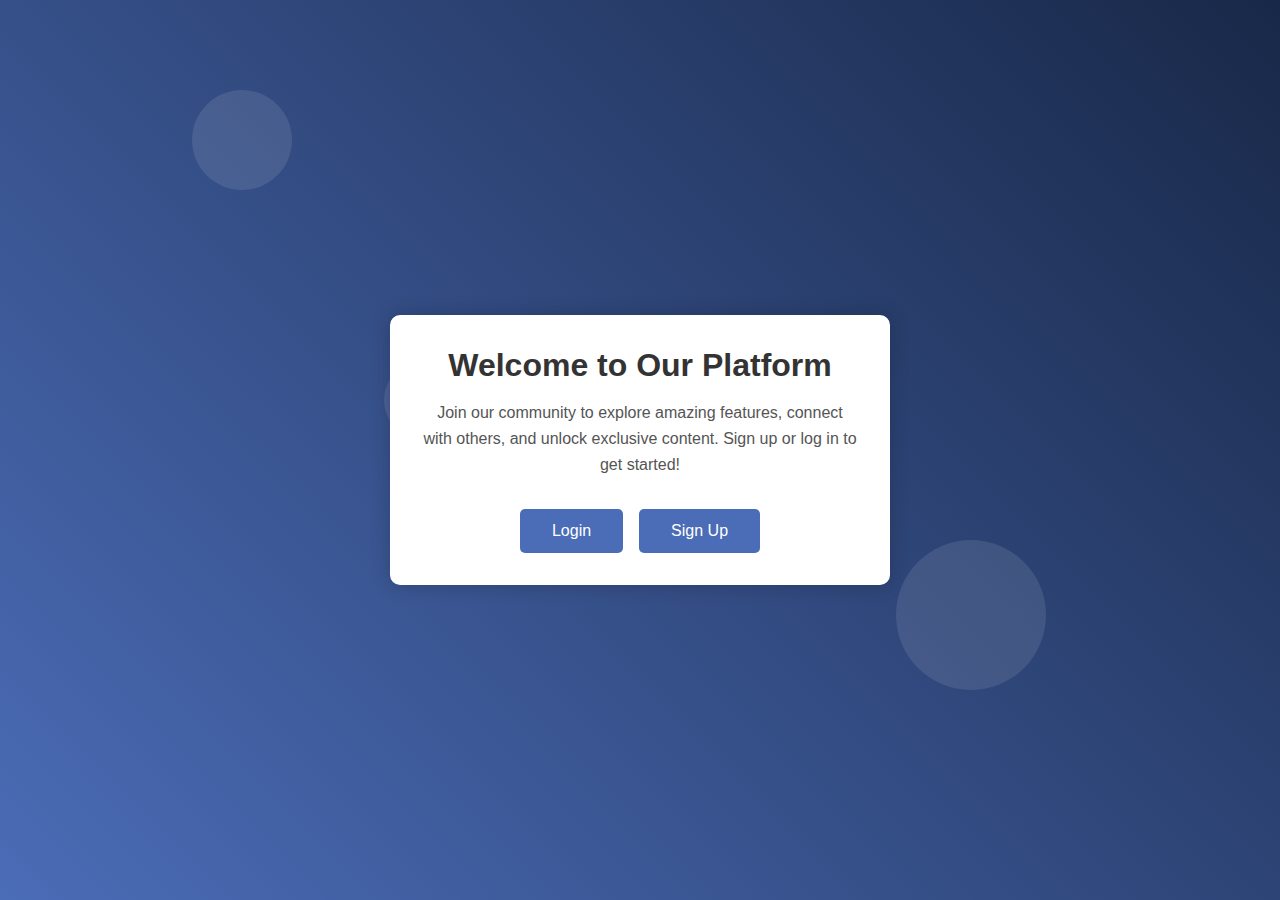
<file: templates/index.html>
<!DOCTYPE html>
<html lang="en">
<head>
    <meta charset="UTF-8">
    <meta name="viewport" content="width=device-width, initial-scale=1.0">
    <title>Welcome</title>
    <style>
        * {
            margin: 0;
            padding: 0;
            box-sizing: border-box;
            font-family: Arial, sans-serif;
        }

        body {
            display: flex;
            justify-content: center;
            align-items: center;
            min-height: 100vh;
            background: linear-gradient(45deg, #4b6cb7, #182848);
            position: relative;
            overflow: hidden;
        }

        /* Animated background circles */
        .background-circles {
            position: absolute;
            width: 100%;
            height: 100%;
            top: 0;
            left: 0;
            z-index: 0;
        }

        .circle {
            position: absolute;
            border-radius: 50%;
            background: rgba(255, 255, 255, 0.1);
            animation: float 15s infinite;
        }

        .circle:nth-child(1) {
            width: 100px;
            height: 100px;
            top: 10%;
            left: 15%;
            animation-delay: 0s;
        }

        .circle:nth-child(2) {
            width: 150px;
            height: 150px;
            top: 60%;
            left: 70%;
            animation-delay: 5s;
        }

        .circle:nth-child(3) {
            width: 80px;
            height: 80px;
            top: 40%;
            left: 30%;
            animation-delay: 10s;
        }

        @keyframes float {
            0% {
                transform: translateY(0);
                opacity: 0.2;
            }
            50% {
                transform: translateY(-20px);
                opacity: 0.4;
            }
            100% {
                transform: translateY(0);
                opacity: 0.2;
            }
        }

        .welcome-container {
            background: white;
            padding: 2rem;
            border-radius: 10px;
            box-shadow: 0 0 20px rgba(0, 0, 0, 0.2);
            width: 100%;
            max-width: 500px;
            text-align: center;
            position: relative;
            z-index: 1;
        }

        .welcome-container h1 {
            color: #333;
            margin-bottom: 1rem;
        }

        .welcome-container p {
            color: #555;
            margin-bottom: 2rem;
            line-height: 1.6;
        }

        .nav-buttons {
            display: flex;
            gap: 1rem;
            justify-content: center;
        }

        button {
            padding: 0.8rem 2rem;
            background: #4b6cb7;
            border: none;
            border-radius: 5px;
            color: white;
            font-size: 1rem;
            cursor: pointer;
            transition: background 0.3s;
            text-decoration: none;
            display: inline-block;
        }

        button:hover {
            background: #182848;
        }

        @media (max-width: 480px) {
            .welcome-container {
                margin: 1rem;
                padding: 1.5rem;
            }

            .nav-buttons {
                flex-direction: column;
                gap: 0.5rem;
            }
        }
    </style>
</head>
<body>
    <div class="background-circles">
        <div class="circle"></div>
        <div class="circle"></div>
        <div class="circle"></div>
    </div>
    <div class="welcome-container">
        <h1>Welcome to Our Platform</h1>
        <p>
            Join our community to explore amazing features, connect with others, 
            and unlock exclusive content. Sign up or log in to get started!
        </p>
        <div class="nav-buttons">
            <a href="/login"><button>Login</button></a>
            <a href="/signup"><button>Sign Up</button></a>
        </div>
    </div>
</body>
</html>
</file>
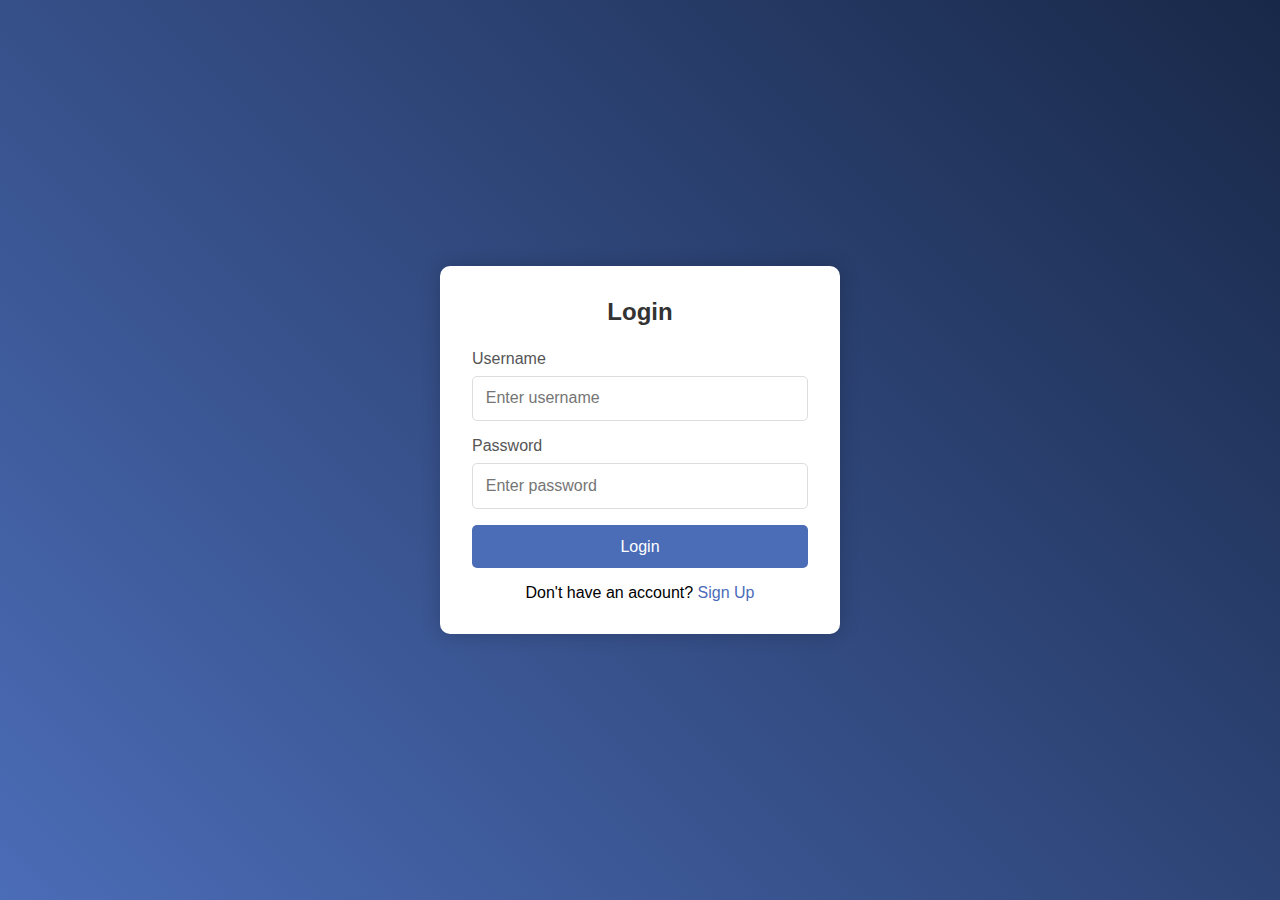
<file: templates/login.html>
<!DOCTYPE html>
<html lang="en">
<head>
    <meta charset="UTF-8">
    <meta name="viewport" content="width=device-width, initial-scale=1.0">
    <title>Login Page</title>
    <style>
        * {
            margin: 0;
            padding: 0;
            box-sizing: border-box;
            font-family: Arial, sans-serif;
        }

        body {
            display: flex;
            justify-content: center;
            align-items: center;
            min-height: 100vh;
            background: linear-gradient(45deg, #4b6cb7, #182848);
        }

        .login-container {
            background: white;
            padding: 2rem;
            border-radius: 10px;
            box-shadow: 0 0 20px rgba(0, 0, 0, 0.2);
            width: 100%;
            max-width: 400px;
        }

        .login-container h2 {
            text-align: center;
            margin-bottom: 1.5rem;
            color: #333;
        }

        .form-group {
            margin-bottom: 1rem;
        }

        .form-group label {
            display: block;
            margin-bottom: 0.5rem;
            color: #555;
        }

        .form-group input {
            width: 100%;
            padding: 0.8rem;
            border: 1px solid #ddd;
            border-radius: 5px;
            font-size: 1rem;
        }

        .form-group input:focus {
            outline: none;
            border-color: #4b6cb7;
            box-shadow: 0 0 5px rgba(75, 108, 183, 0.3);
        }

        button {
            width: 100%;
            padding: 0.8rem;
            background: #4b6cb7;
            border: none;
            border-radius: 5px;
            color: white;
            font-size: 1rem;
            cursor: pointer;
            transition: background 0.3s;
        }

        button:hover {
            background: #182848;
        }

        .error {
            color: red;
            font-size: 0.8rem;
            margin-top: 0.3rem;
            display: none;
        }

        .signup-link {
            text-align: center;
            margin-top: 1rem;
        }

        .signup-link a {
            color: #4b6cb7;
            text-decoration: none;
        }

        .signup-link a:hover {
            text-decoration: underline;
        }

        @media (max-width: 480px) {
            .login-container {
                margin: 1rem;
                padding: 1.5rem;
            }
        }
    </style>
</head>
<body>
    <div class="login-container">
        <h2>Login</h2>
        <div class="form-group">
            <label for="username">Username</label>
            <input type="text" id="username" placeholder="Enter username">
            <div id="username-error" class="error">Please enter a username</div>
        </div>
        <div class="form-group">
            <label for="password">Password</label>
            <input type="password" id="password" placeholder="Enter password">
            <div id="password-error" class="error">Please enter a password</div>
        </div>
        <button onclick="handleLogin()">Login</button>
        <div class="signup-link">
            <p>Don't have an account? <a href="/signup">Sign Up</a></p>
        </div>
    </div>

    <script>
        async function handleLogin() {
            const username = document.getElementById('username').value;
            const password = document.getElementById('password').value;
            const usernameError = document.getElementById('username-error');
            const passwordError = document.getElementById('password-error');

            // Reset error messages
            usernameError.style.display = 'none';
            passwordError.style.display = 'none';

            // Basic client-side validation
            let isValid = true;
            if (!username) {
                usernameError.style.display = 'block';
                isValid = false;
            }
            if (!password) {
                passwordError.style.display = 'block';
                isValid = false;
            }

            if (!isValid) return;

            try {
                const response = await fetch('/login', {
                    method: 'POST',
                    headers: {
                        'Content-Type': 'application/json',
                    },
                    body: JSON.stringify({ username, password }),
                });

                const data = await response.json();

                if (response.ok) {
                    alert(data.message);
                    // Reset form
                    document.getElementById('username').value = '';
                    document.getElementById('password').value = '';
                    // Here you might redirect to a dashboard
                } else {
                    passwordError.textContent = data.error;
                    passwordError.style.display = 'block';
                }
            } catch (error) {
                passwordError.textContent = 'Network error. Please try again.';
                passwordError.style.display = 'block';
            }
        }

        // Add enter key support
        document.addEventListener('keydown', (event) => {
            if (event.key === 'Enter') {
                handleLogin();
            }
        });
    </script>
</body>
</html>
</file>
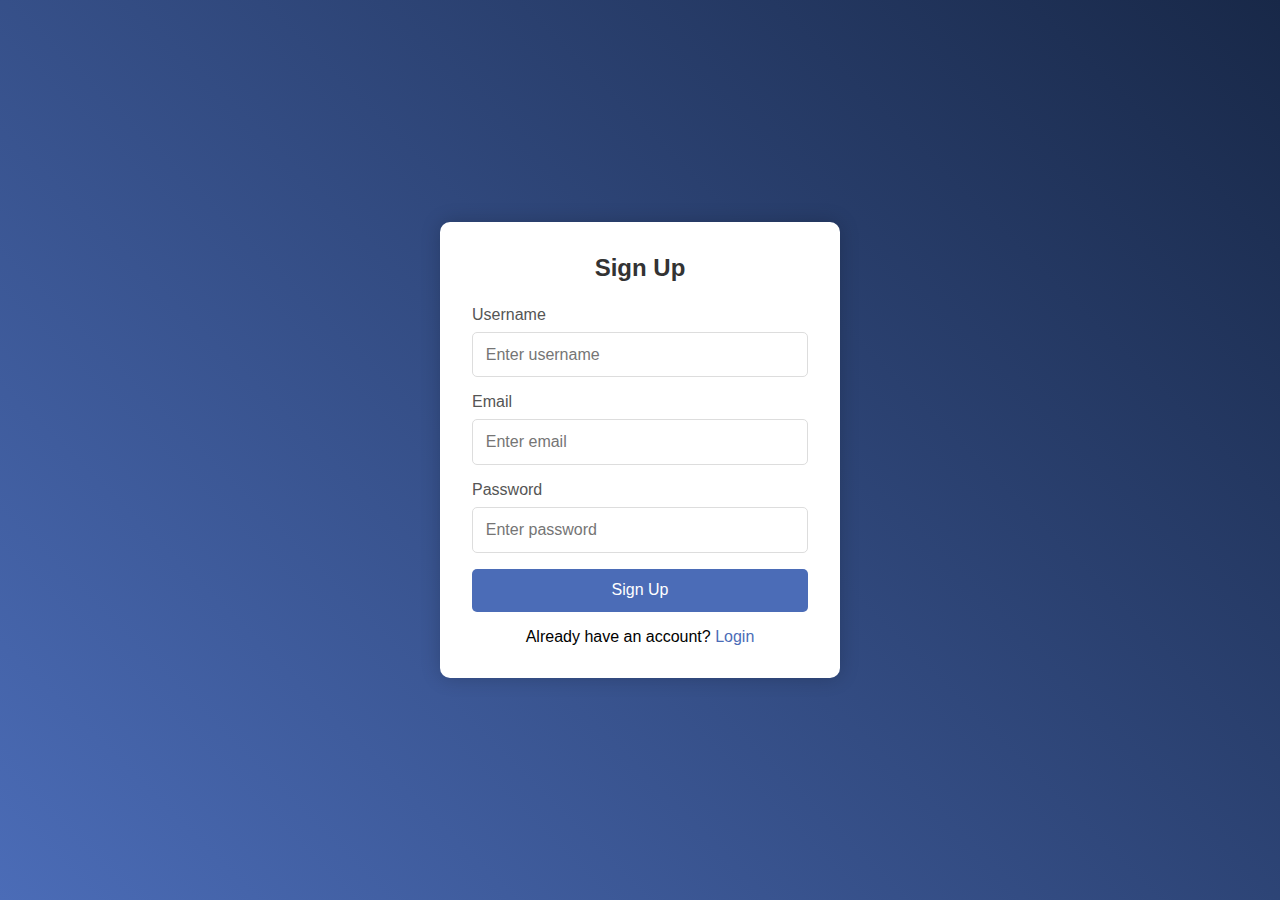
<file: templates/signup.html>
<!DOCTYPE html>
<html lang="en">
<head>
    <meta charset="UTF-8">
    <meta name="viewport" content="width=device-width, initial-scale=1.0">
    <title>Sign Up</title>
    <style>
        * {
            margin: 0;
            padding: 0;
            box-sizing: border-box;
            font-family: Arial, sans-serif;
        }

        body {
            display: flex;
            justify-content: center;
            align-items: center;
            min-height: 100vh;
            background: linear-gradient(45deg, #4b6cb7, #182848);
        }

        .signup-container {
            background: white;
            padding: 2rem;
            border-radius: 10px;
            box-shadow: 0 0 20px rgba(0, 0, 0, 0.2);
            width: 100%;
            max-width: 400px;
        }

        .signup-container h2 {
            text-align: center;
            margin-bottom: 1.5rem;
            color: #333;
        }

        .form-group {
            margin-bottom: 1rem;
        }

        .form-group label {
            display: block;
            margin-bottom: 0.5rem;
            color: #555;
        }

        .form-group input {
            width: 100%;
            padding: 0.8rem;
            border: 1px solid #ddd;
            border-radius: 5px;
            font-size: 1rem;
        }

        .form-group input:focus {
            outline: none;
            border-color: #4b6cb7;
            box-shadow: 0 0 5px rgba(75, 108, 183, 0.3);
        }

        button {
            width: 100%;
            padding: 0.8rem;
            background: #4b6cb7;
            border: none;
            border-radius: 5px;
            color: white;
            font-size: 1rem;
            cursor: pointer;
            transition: background 0.3s;
        }

        button:hover {
            background: #182848;
        }

        .error {
            color: red;
            font-size: 0.8rem;
            margin-top: 0.3rem;
            display: none;
        }

        .login-link {
            text-align: center;
            margin-top: 1rem;
        }

        .login-link a {
            color: #4b6cb7;
            text-decoration: none;
        }

        .login-link a:hover {
            text-decoration: underline;
        }

        @media (max-width: 480px) {
            .signup-container {
                margin: 1rem;
                padding: 1.5rem;
            }
        }
    </style>
</head>
<body>
    <div class="signup-container">
        <h2>Sign Up</h2>
        <div class="form-group">
            <label for="username">Username</label>
            <input type="text" id="username" placeholder="Enter username">
            <div id="username-error" class="error">Username must be at least 3 characters</div>
        </div>
        <div class="form-group">
            <label for="email">Email</label>
            <input type="email" id="email" placeholder="Enter email">
            <div id="email-error" class="error">Please enter a valid email</div>
        </div>
        <div class="form-group">
            <label for="password">Password</label>
            <input type="password" id="password" placeholder="Enter password">
            <div id="password-error" class="error">Password must be at least 6 characters</div>
        </div>
        <button onclick="handleSignup()">Sign Up</button>
        <div class="login-link">
            <p>Already have an account? <a href="/">Login</a></p>
        </div>
    </div>

    <script>
        async function handleSignup() {
            const username = document.getElementById('username').value;
            const email = document.getElementById('email').value;
            const password = document.getElementById('password').value;
            const usernameError = document.getElementById('username-error');
            const emailError = document.getElementById('email-error');
            const passwordError = document.getElementById('password-error');

            // Reset error messages
            usernameError.style.display = 'none';
            emailError.style.display = 'none';
            passwordError.style.display = 'none';

            // Client-side validation
            let isValid = true;
            if (username.length < 3) {
                usernameError.style.display = 'block';
                isValid = false;
            }

            const emailRegex = /^[^\s@]+@[^\s@]+\.[^\s@]+$/;
            if (!emailRegex.test(email)) {
                emailError.style.display = 'block';
                isValid = false;
            }

            if (password.length < 6) {
                passwordError.style.display = 'block';
                isValid = false;
            }

            if (!isValid) return;

            try {
                const response = await fetch('/signup', {
                    method: 'POST',
                    headers: {
                        'Content-Type': 'application/json',
                    },
                    body: JSON.stringify({ username, email, password }),
                });

                const data = await response.json();

                if (response.ok) {
                    alert(data.message);
                    // Reset form
                    document.getElementById('username').value = '';
                    document.getElementById('email').value = '';
                    document.getElementById('password').value = '';
                    // Redirect to login
                    window.location.href = '/';
                } else {
                    passwordError.textContent = data.error;
                    passwordError.style.display = 'block';
                }
            } catch (error) {
                passwordError.textContent = 'Network error. Please try again.';
                passwordError.style.display = 'block';
            }
        }

        // Add enter key support
        document.addEventListener('keydown', (event) => {
            if (event.key === 'Enter') {
                handleSignup();
            }
        });
    </script>
</body>
</html>
</file>
